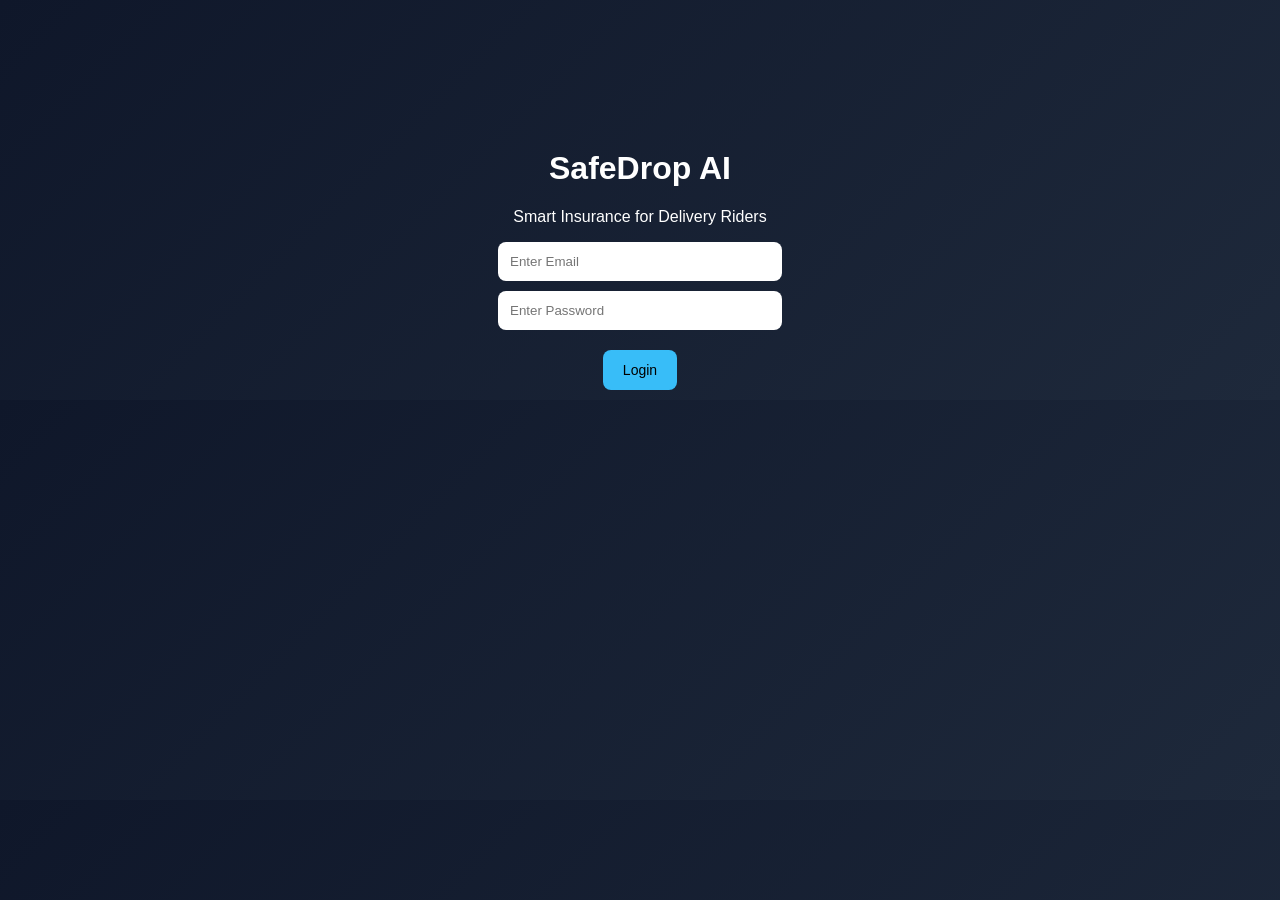
<file: index.html>
<!DOCTYPE html>
<html>
<head>
  <title>SafeDrop AI</title>
  <link rel="stylesheet" href="styles.css">
</head>
<body>

<div class="container">
  <h1>SafeDrop AI</h1>
  <p>Smart Insurance for Delivery Riders</p>

  <input type="text" placeholder="Enter Email">
  <input type="password" placeholder="Enter Password">

  <button onclick="login()">Login</button>
</div>

<script src="script.js"></script>
</body>
</html>
</file>
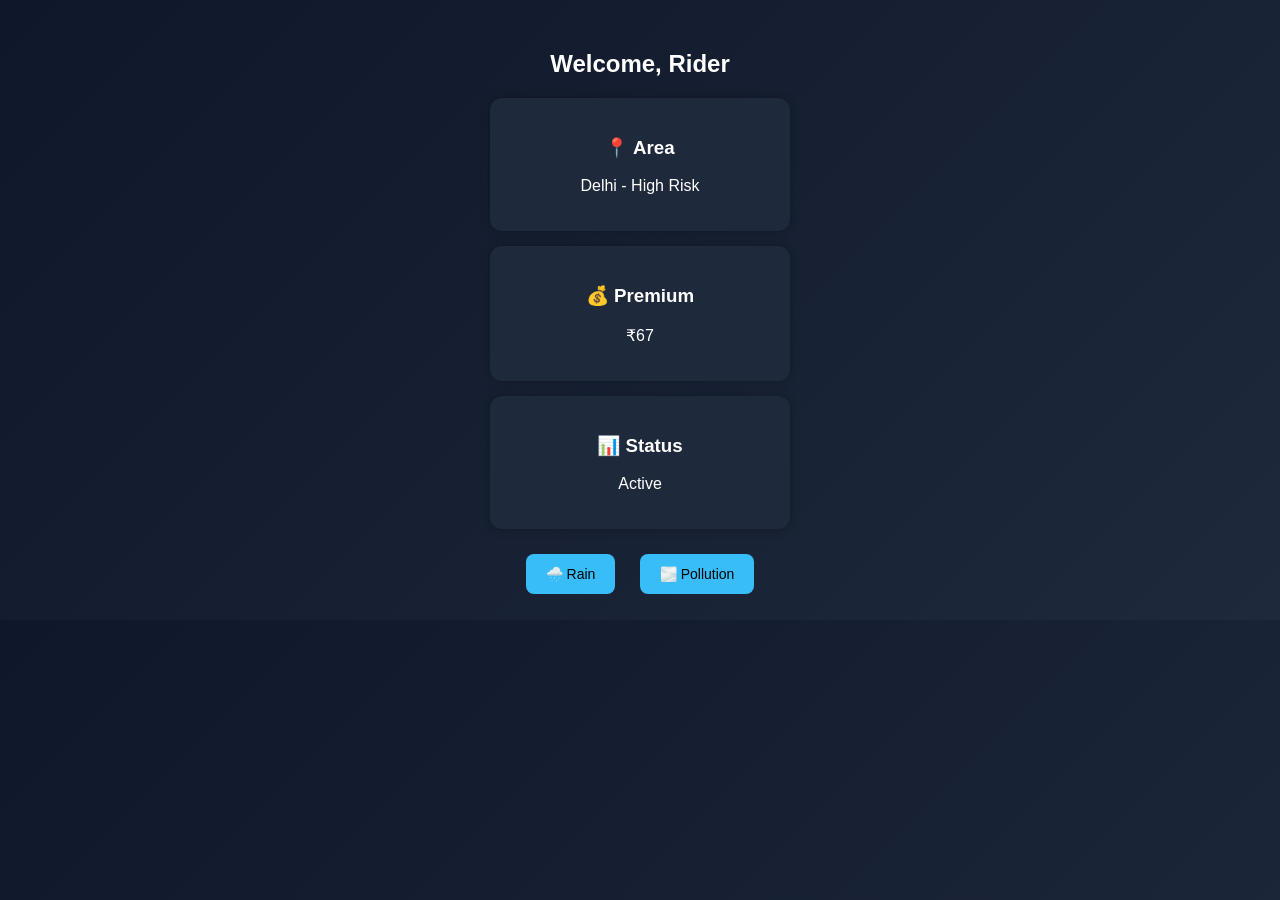
<file: dashboard.html>
<!DOCTYPE html>
<html>
<head>
  <title>Dashboard</title>
  <link rel="stylesheet" href="styles.css">
</head>
<body>

<div class="dashboard">
  <h2>Welcome, Rider</h2>

  <div class="cards">
    <div class="card">
      <h3>📍 Area</h3>
      <p>Delhi - High Risk</p>
    </div>

    <div class="card">
      <h3>💰 Premium</h3>
      <p id="premium">₹--</p>
    </div>

    <div class="card">
      <h3>📊 Status</h3>
      <p class="active">Active</p>
    </div>
  </div>

  <div class="actions">
    <button onclick="triggerRain()">🌧️ Rain</button>
    <button onclick="triggerPollution()">🌫️ Pollution</button>
  </div>

  <p id="result"></p>
</div>

<script src="script.js"></script>
</body>
</html>
</file>
<file: styles.css>
body {
  margin: 0;
  font-family: Arial;
  background: linear-gradient(135deg, #0f172a, #1e293b);
  color: white;
}

.container {
  text-align: center;
  margin-top: 150px;
}

h1 {
  font-size: 32px;
}

input {
  display: block;
  margin: 10px auto;
  padding: 12px;
  width: 260px;
  border: none;
  border-radius: 8px;
}

button {
  padding: 12px 20px;
  margin: 10px;
  background: #38bdf8;
  border: none;
  border-radius: 8px;
  cursor: pointer;
  font-size: 14px;
}

button:hover {
  background: #0ea5e9;
}

.dashboard {
  text-align: center;
  margin-top: 50px;
}

.card {
  background: #1e293b;
  padding: 20px;
  margin: 15px auto;
  width: 260px;
  border-radius: 12px;
  box-shadow: 0 0 10px rgba(0,0,0,0.3);
}
</file>
